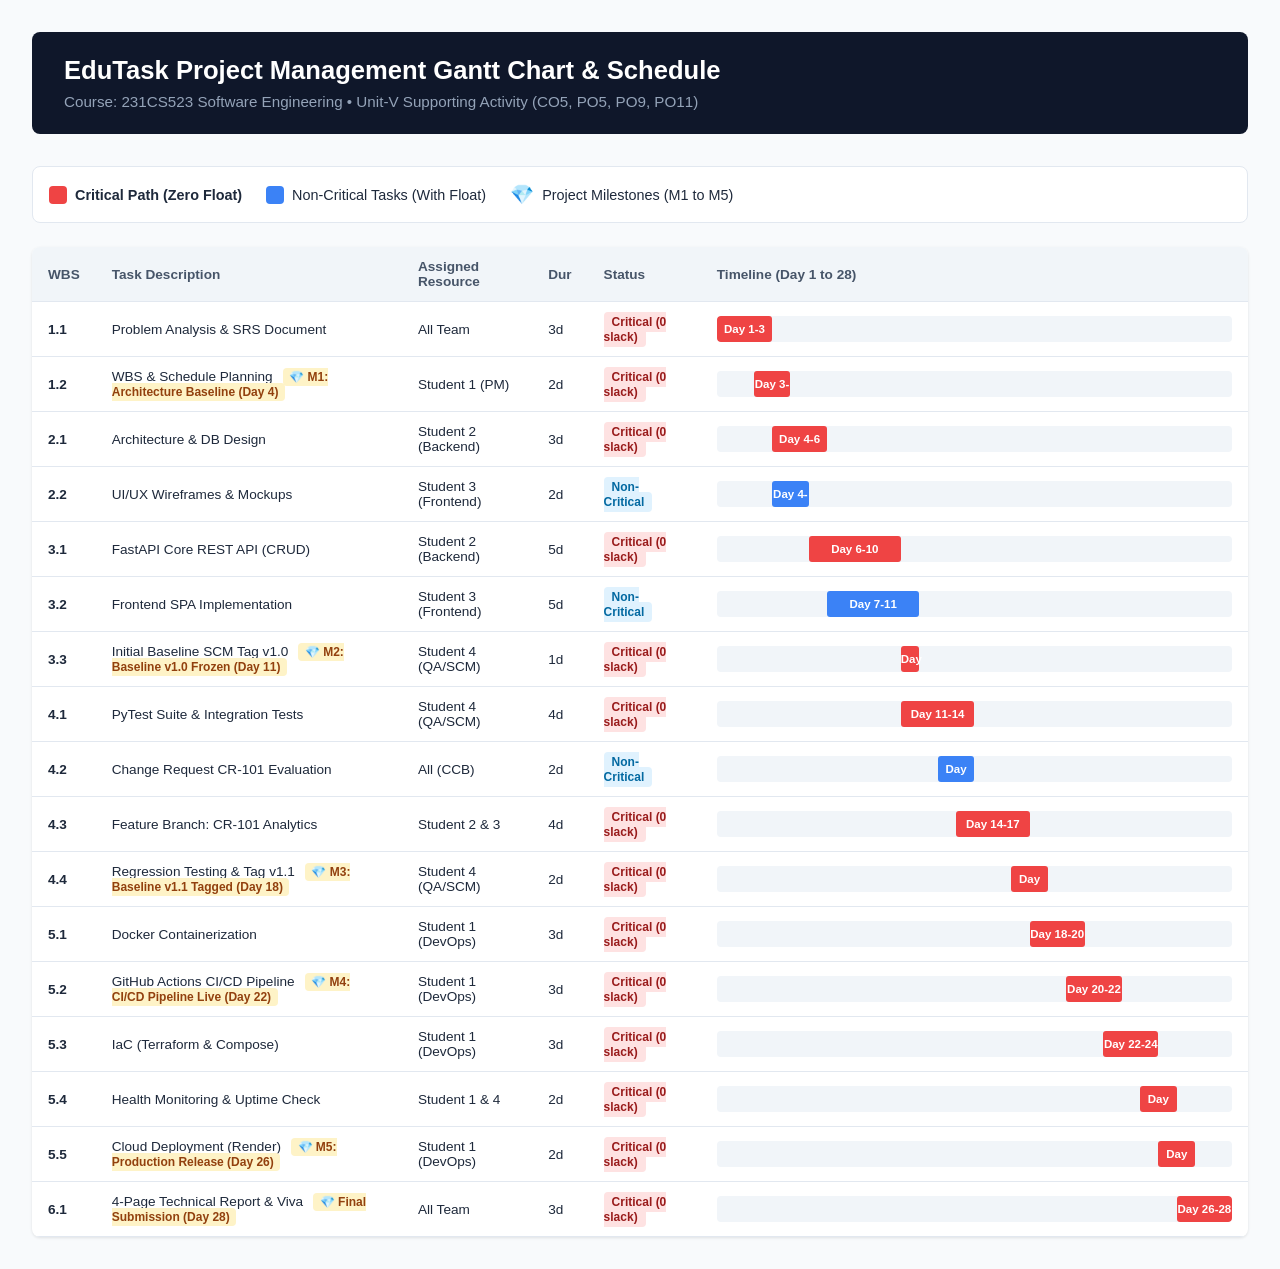
<file: docs/gantt_chart.html>
<!DOCTYPE html>
<html lang="en">
<head>
  <meta charset="UTF-8">
  <title>EduTask Project Gantt Chart & PERT Schedule | 231CS523</title>
  <style>
    body { font-family: 'Segoe UI', Tahoma, Geneva, Verdana, sans-serif; margin: 2rem; background: #f8fafc; color: #1e293b; }
    .header { background: #0f172a; color: white; padding: 1.5rem 2rem; border-radius: 8px; margin-bottom: 2rem; }
    .header h1 { margin: 0 0 0.5rem 0; font-size: 1.6rem; }
    .header p { margin: 0; color: #94a3b8; font-size: 0.95rem; }
    .legend { display: flex; gap: 1.5rem; margin-bottom: 1.5rem; background: white; padding: 1rem; border-radius: 8px; border: 1px solid #e2e8f0; }
    .legend-item { display: flex; align-items: center; gap: 0.5rem; font-size: 0.9rem; }
    .color-box { width: 18px; height: 18px; border-radius: 4px; }
    table { width: 100%; border-collapse: collapse; background: white; border-radius: 8px; overflow: hidden; box-shadow: 0 1px 3px rgba(0,0,0,0.1); }
    th, td { padding: 0.75rem 1rem; border-bottom: 1px solid #e2e8f0; font-size: 0.85rem; text-align: left; }
    th { background: #f1f5f9; font-weight: 600; color: #475569; }
    .timeline-cell { width: 45%; }
    .gantt-bar-container { position: relative; height: 26px; background: #f1f5f9; border-radius: 4px; overflow: hidden; }
    .gantt-bar { position: absolute; height: 100%; color: white; font-size: 0.72rem; font-weight: bold; line-height: 26px; text-align: center; border-radius: 3px; }
    .crit-badge { background: #fee2e2; color: #991b1b; padding: 0.2rem 0.5rem; border-radius: 4px; font-weight: 600; font-size: 0.75rem; }
    .slack-badge { background: #e0f2fe; color: #0369a1; padding: 0.2rem 0.5rem; border-radius: 4px; font-weight: 600; font-size: 0.75rem; }
    .milestone-tag { font-size: 0.75rem; background: #fef3c7; color: #92400e; padding: 0.15rem 0.4rem; border-radius: 4px; font-weight: 600; margin-left: 0.4rem; }
    @media print { body { margin: 0; } .header { background: #0f172a !important; -webkit-print-color-adjust: exact; } }
  </style>
</head>
<body>
  <div class="header">
    <h1>EduTask Project Management Gantt Chart & Schedule</h1>
    <p>Course: 231CS523 Software Engineering &bull; Unit-V Supporting Activity (CO5, PO5, PO9, PO11)</p>
  </div>

  <div class="legend">
    <div class="legend-item"><div class="color-box" style="background: #ef4444;"></div> <strong>Critical Path (Zero Float)</strong></div>
    <div class="legend-item"><div class="color-box" style="background: #3b82f6;"></div> Non-Critical Tasks (With Float)</div>
    <div class="legend-item"><span style="font-size: 1.2rem;">💎</span> Project Milestones (M1 to M5)</div>
  </div>

  <table>
    <thead>
      <tr>
        <th>WBS</th>
        <th>Task Description</th>
        <th>Assigned Resource</th>
        <th>Dur</th>
        <th>Status</th>
        <th>Timeline (Day 1 to 28)</th>
      </tr>
    </thead>
    <tbody>
      
        <tr>
          <td><strong>1.1</strong></td>
          <td>Problem Analysis & SRS Document </td>
          <td>All Team</td>
          <td>3d</td>
          <td><span class="crit-badge">Critical (0 slack)</span></td>
          <td class="timeline-cell">
            <div class="gantt-bar-container">
              <div class="gantt-bar" style="left: 0.0%; width: 10.71%; background-color: #ef4444;">
                Day 1-3
              </div>
            </div>
          </td>
        </tr>
        
        <tr>
          <td><strong>1.2</strong></td>
          <td>WBS & Schedule Planning <span class='milestone-tag'>💎 M1: Architecture Baseline (Day 4)</span></td>
          <td>Student 1 (PM)</td>
          <td>2d</td>
          <td><span class="crit-badge">Critical (0 slack)</span></td>
          <td class="timeline-cell">
            <div class="gantt-bar-container">
              <div class="gantt-bar" style="left: 7.14%; width: 7.14%; background-color: #ef4444;">
                Day 3-4
              </div>
            </div>
          </td>
        </tr>
        
        <tr>
          <td><strong>2.1</strong></td>
          <td>Architecture & DB Design </td>
          <td>Student 2 (Backend)</td>
          <td>3d</td>
          <td><span class="crit-badge">Critical (0 slack)</span></td>
          <td class="timeline-cell">
            <div class="gantt-bar-container">
              <div class="gantt-bar" style="left: 10.71%; width: 10.71%; background-color: #ef4444;">
                Day 4-6
              </div>
            </div>
          </td>
        </tr>
        
        <tr>
          <td><strong>2.2</strong></td>
          <td>UI/UX Wireframes & Mockups </td>
          <td>Student 3 (Frontend)</td>
          <td>2d</td>
          <td><span class="slack-badge">Non-Critical</span></td>
          <td class="timeline-cell">
            <div class="gantt-bar-container">
              <div class="gantt-bar" style="left: 10.71%; width: 7.14%; background-color: #3b82f6;">
                Day 4-5
              </div>
            </div>
          </td>
        </tr>
        
        <tr>
          <td><strong>3.1</strong></td>
          <td>FastAPI Core REST API (CRUD) </td>
          <td>Student 2 (Backend)</td>
          <td>5d</td>
          <td><span class="crit-badge">Critical (0 slack)</span></td>
          <td class="timeline-cell">
            <div class="gantt-bar-container">
              <div class="gantt-bar" style="left: 17.86%; width: 17.86%; background-color: #ef4444;">
                Day 6-10
              </div>
            </div>
          </td>
        </tr>
        
        <tr>
          <td><strong>3.2</strong></td>
          <td>Frontend SPA Implementation </td>
          <td>Student 3 (Frontend)</td>
          <td>5d</td>
          <td><span class="slack-badge">Non-Critical</span></td>
          <td class="timeline-cell">
            <div class="gantt-bar-container">
              <div class="gantt-bar" style="left: 21.43%; width: 17.86%; background-color: #3b82f6;">
                Day 7-11
              </div>
            </div>
          </td>
        </tr>
        
        <tr>
          <td><strong>3.3</strong></td>
          <td>Initial Baseline SCM Tag v1.0 <span class='milestone-tag'>💎 M2: Baseline v1.0 Frozen (Day 11)</span></td>
          <td>Student 4 (QA/SCM)</td>
          <td>1d</td>
          <td><span class="crit-badge">Critical (0 slack)</span></td>
          <td class="timeline-cell">
            <div class="gantt-bar-container">
              <div class="gantt-bar" style="left: 35.71%; width: 3.57%; background-color: #ef4444;">
                Day 11-11
              </div>
            </div>
          </td>
        </tr>
        
        <tr>
          <td><strong>4.1</strong></td>
          <td>PyTest Suite & Integration Tests </td>
          <td>Student 4 (QA/SCM)</td>
          <td>4d</td>
          <td><span class="crit-badge">Critical (0 slack)</span></td>
          <td class="timeline-cell">
            <div class="gantt-bar-container">
              <div class="gantt-bar" style="left: 35.71%; width: 14.29%; background-color: #ef4444;">
                Day 11-14
              </div>
            </div>
          </td>
        </tr>
        
        <tr>
          <td><strong>4.2</strong></td>
          <td>Change Request CR-101 Evaluation </td>
          <td>All (CCB)</td>
          <td>2d</td>
          <td><span class="slack-badge">Non-Critical</span></td>
          <td class="timeline-cell">
            <div class="gantt-bar-container">
              <div class="gantt-bar" style="left: 42.86%; width: 7.14%; background-color: #3b82f6;">
                Day 13-14
              </div>
            </div>
          </td>
        </tr>
        
        <tr>
          <td><strong>4.3</strong></td>
          <td>Feature Branch: CR-101 Analytics </td>
          <td>Student 2 & 3</td>
          <td>4d</td>
          <td><span class="crit-badge">Critical (0 slack)</span></td>
          <td class="timeline-cell">
            <div class="gantt-bar-container">
              <div class="gantt-bar" style="left: 46.43%; width: 14.29%; background-color: #ef4444;">
                Day 14-17
              </div>
            </div>
          </td>
        </tr>
        
        <tr>
          <td><strong>4.4</strong></td>
          <td>Regression Testing & Tag v1.1 <span class='milestone-tag'>💎 M3: Baseline v1.1 Tagged (Day 18)</span></td>
          <td>Student 4 (QA/SCM)</td>
          <td>2d</td>
          <td><span class="crit-badge">Critical (0 slack)</span></td>
          <td class="timeline-cell">
            <div class="gantt-bar-container">
              <div class="gantt-bar" style="left: 57.14%; width: 7.14%; background-color: #ef4444;">
                Day 17-18
              </div>
            </div>
          </td>
        </tr>
        
        <tr>
          <td><strong>5.1</strong></td>
          <td>Docker Containerization </td>
          <td>Student 1 (DevOps)</td>
          <td>3d</td>
          <td><span class="crit-badge">Critical (0 slack)</span></td>
          <td class="timeline-cell">
            <div class="gantt-bar-container">
              <div class="gantt-bar" style="left: 60.71%; width: 10.71%; background-color: #ef4444;">
                Day 18-20
              </div>
            </div>
          </td>
        </tr>
        
        <tr>
          <td><strong>5.2</strong></td>
          <td>GitHub Actions CI/CD Pipeline <span class='milestone-tag'>💎 M4: CI/CD Pipeline Live (Day 22)</span></td>
          <td>Student 1 (DevOps)</td>
          <td>3d</td>
          <td><span class="crit-badge">Critical (0 slack)</span></td>
          <td class="timeline-cell">
            <div class="gantt-bar-container">
              <div class="gantt-bar" style="left: 67.86%; width: 10.71%; background-color: #ef4444;">
                Day 20-22
              </div>
            </div>
          </td>
        </tr>
        
        <tr>
          <td><strong>5.3</strong></td>
          <td>IaC (Terraform & Compose) </td>
          <td>Student 1 (DevOps)</td>
          <td>3d</td>
          <td><span class="crit-badge">Critical (0 slack)</span></td>
          <td class="timeline-cell">
            <div class="gantt-bar-container">
              <div class="gantt-bar" style="left: 75.0%; width: 10.71%; background-color: #ef4444;">
                Day 22-24
              </div>
            </div>
          </td>
        </tr>
        
        <tr>
          <td><strong>5.4</strong></td>
          <td>Health Monitoring & Uptime Check </td>
          <td>Student 1 & 4</td>
          <td>2d</td>
          <td><span class="crit-badge">Critical (0 slack)</span></td>
          <td class="timeline-cell">
            <div class="gantt-bar-container">
              <div class="gantt-bar" style="left: 82.14%; width: 7.14%; background-color: #ef4444;">
                Day 24-25
              </div>
            </div>
          </td>
        </tr>
        
        <tr>
          <td><strong>5.5</strong></td>
          <td>Cloud Deployment (Render) <span class='milestone-tag'>💎 M5: Production Release (Day 26)</span></td>
          <td>Student 1 (DevOps)</td>
          <td>2d</td>
          <td><span class="crit-badge">Critical (0 slack)</span></td>
          <td class="timeline-cell">
            <div class="gantt-bar-container">
              <div class="gantt-bar" style="left: 85.71%; width: 7.14%; background-color: #ef4444;">
                Day 25-26
              </div>
            </div>
          </td>
        </tr>
        
        <tr>
          <td><strong>6.1</strong></td>
          <td>4-Page Technical Report & Viva <span class='milestone-tag'>💎 Final Submission (Day 28)</span></td>
          <td>All Team</td>
          <td>3d</td>
          <td><span class="crit-badge">Critical (0 slack)</span></td>
          <td class="timeline-cell">
            <div class="gantt-bar-container">
              <div class="gantt-bar" style="left: 89.29%; width: 10.71%; background-color: #ef4444;">
                Day 26-28
              </div>
            </div>
          </td>
        </tr>
        
    </tbody>
  </table>
</body>
</html>
</file>
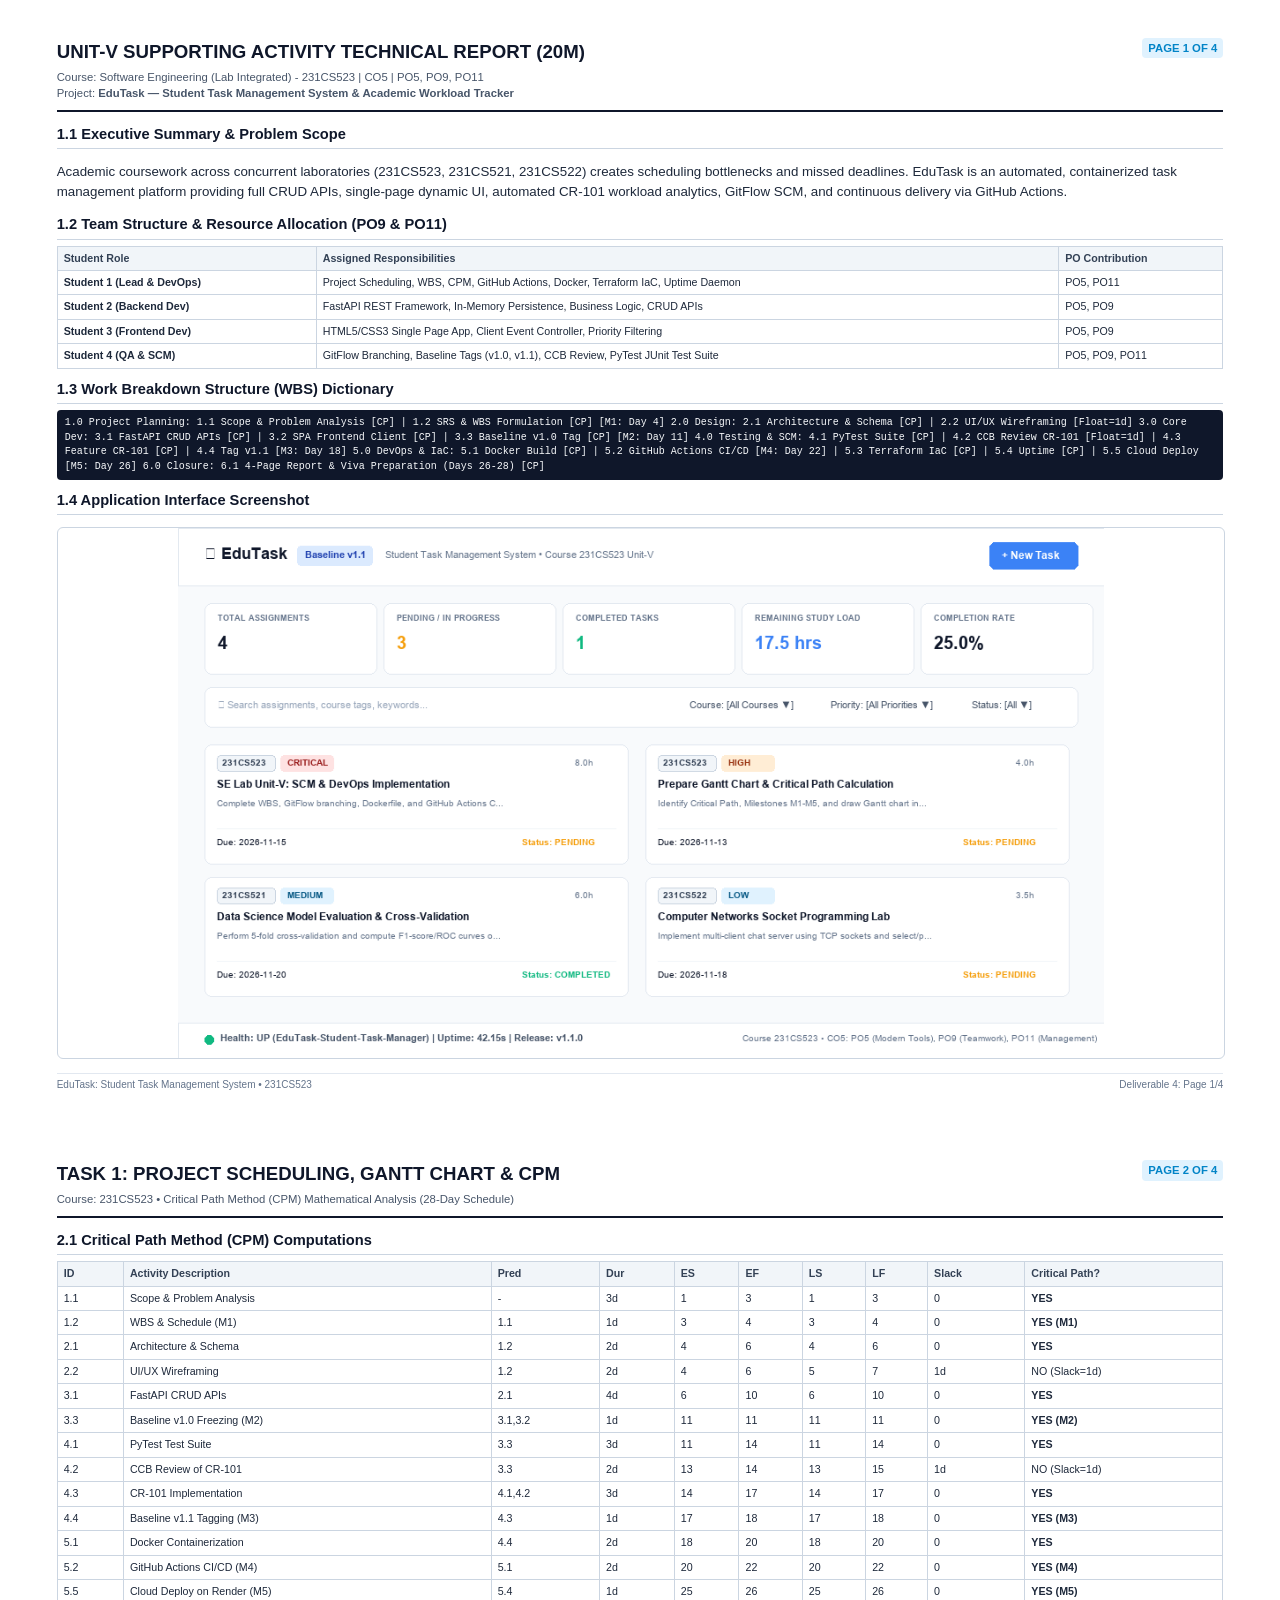
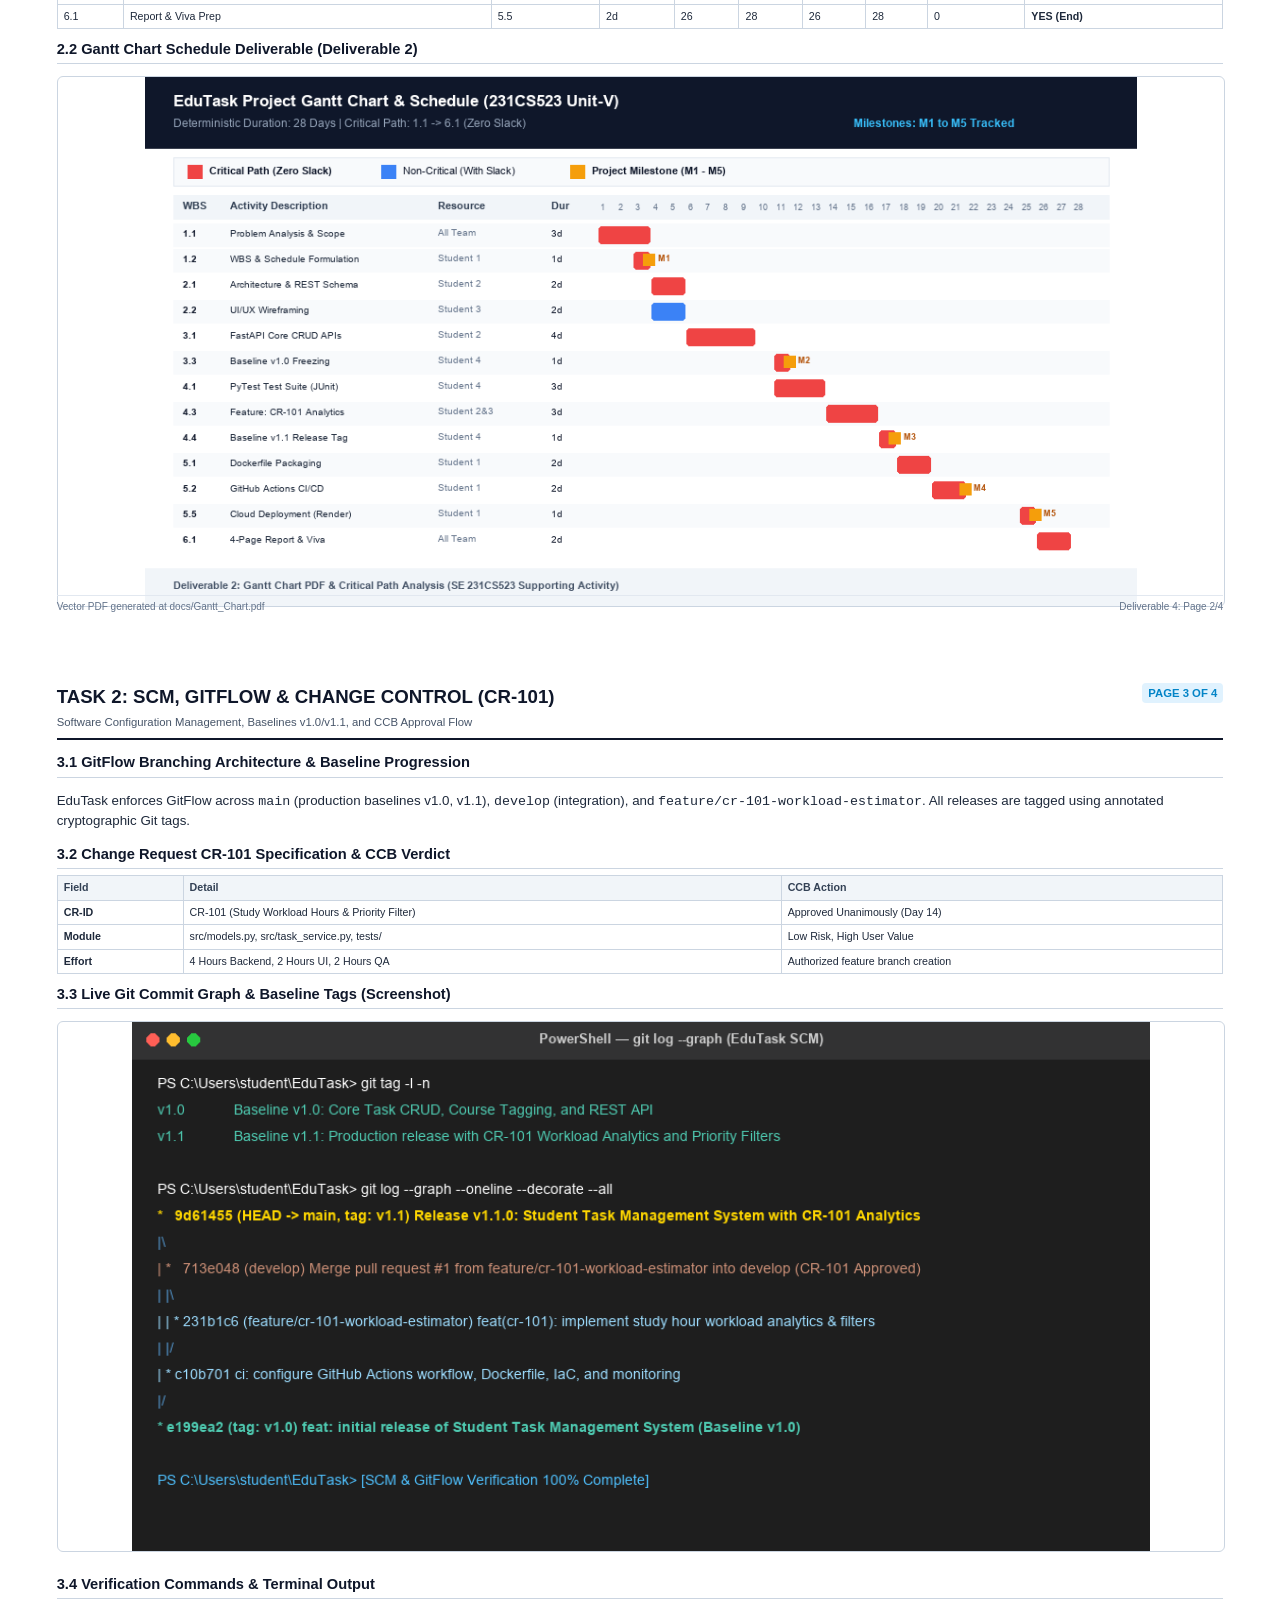
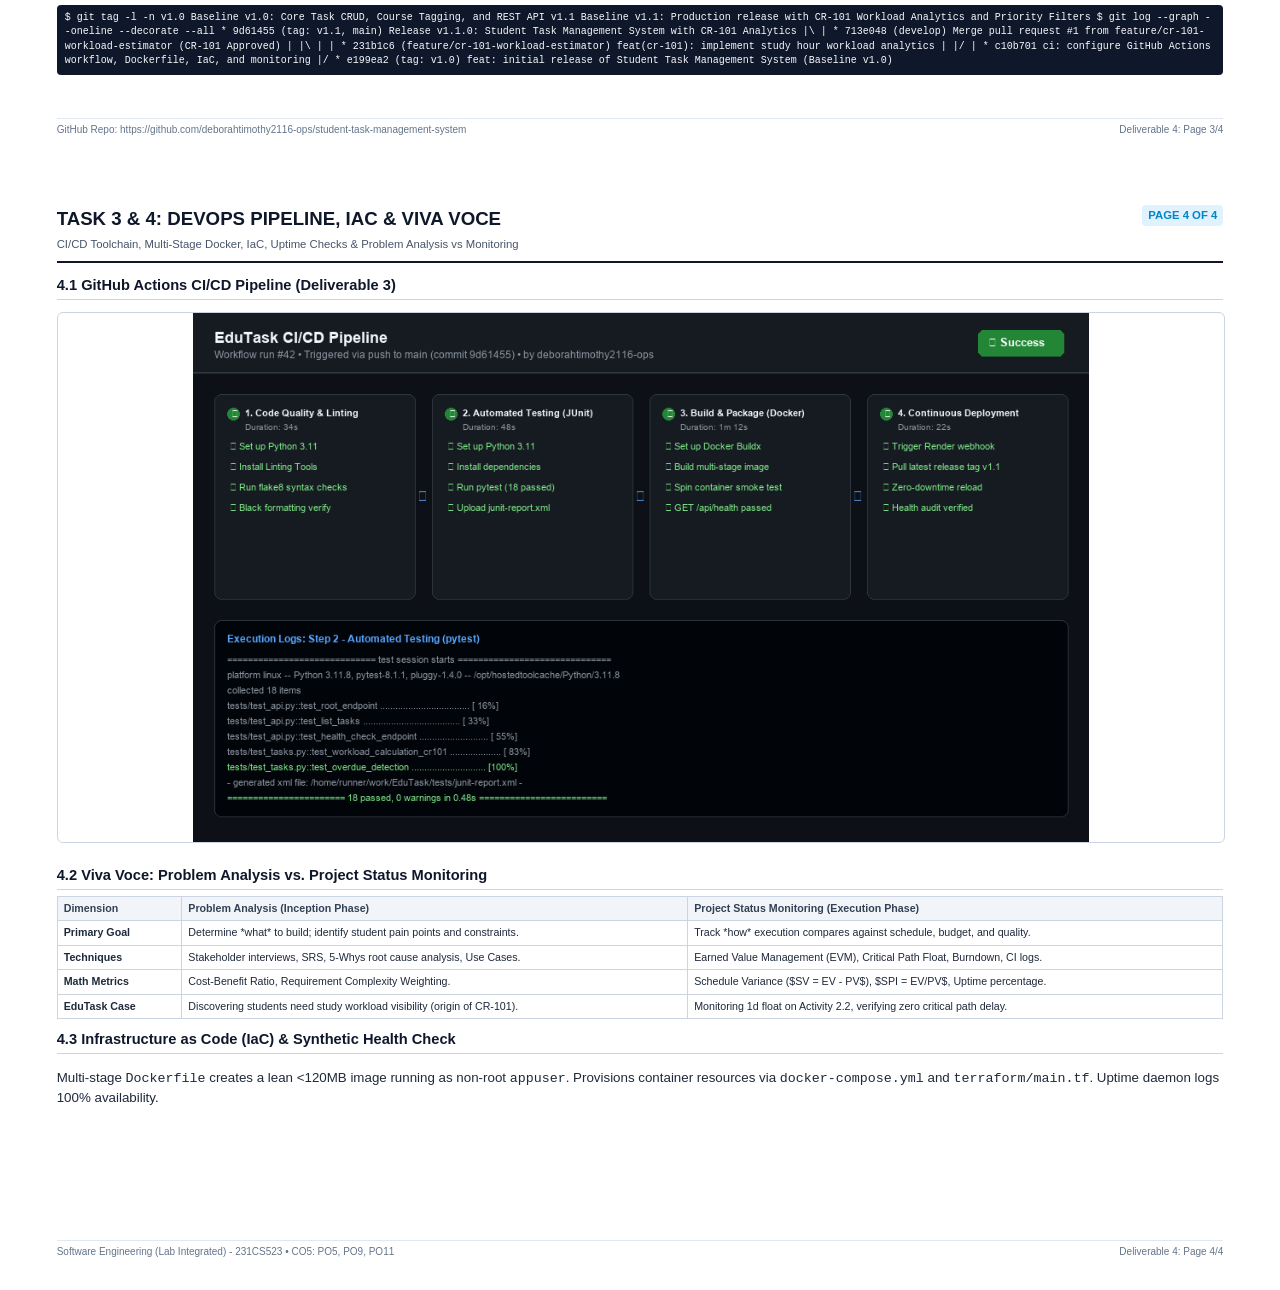
<file: docs/PROJECT_REPORT_4_PAGE.html>
<!DOCTYPE html>
<html lang="en">
<head>
  <meta charset="UTF-8">
  <title>Unit-V Supporting Activity Technical Report (231CS523)</title>
  <style>
    @page {
      size: A4 portrait;
      margin: 1.5cm;
    }
    body {
      font-family: 'Segoe UI', Tahoma, Geneva, Verdana, sans-serif;
      font-size: 10pt;
      line-height: 1.45;
      color: #1e293b;
      margin: 0;
      padding: 0;
      background: #ffffff;
    }
    .page {
      page-break-after: always;
      height: 297mm;
      box-sizing: border-box;
      padding: 10mm 15mm;
      position: relative;
    }
    .page:last-child {
      page-break-after: avoid;
    }
    .header-box {
      border-bottom: 2px solid #0f172a;
      padding-bottom: 8px;
      margin-bottom: 12px;
    }
    .header-box h1 {
      margin: 0 0 4px 0;
      font-size: 14pt;
      color: #0f172a;
    }
    .header-box p {
      margin: 0;
      font-size: 8.5pt;
      color: #475569;
    }
    .page-tag {
      float: right;
      font-size: 8.5pt;
      font-weight: bold;
      color: #0284c7;
      background: #e0f2fe;
      padding: 2px 6px;
      border-radius: 4px;
    }
    h2 {
      font-size: 11pt;
      color: #0f172a;
      border-bottom: 1px solid #cbd5e1;
      padding-bottom: 3px;
      margin-top: 10px;
      margin-bottom: 6px;
    }
    h3 {
      font-size: 9.5pt;
      color: #1e293b;
      margin-top: 8px;
      margin-bottom: 4px;
    }
    table {
      width: 100%;
      border-collapse: collapse;
      margin-top: 6px;
      margin-bottom: 8px;
      font-size: 8pt;
    }
    th, td {
      border: 1px solid #cbd5e1;
      padding: 4px 6px;
      text-align: left;
    }
    th {
      background: #f1f5f9;
      font-weight: 600;
      color: #334155;
    }
    .screenshot-img {
      width: 100%;
      max-height: 140mm;
      object-fit: contain;
      border: 1px solid #cbd5e1;
      border-radius: 6px;
      margin: 6px 0;
    }
    .code-box {
      background: #0f172a;
      color: #f8fafc;
      font-family: Consolas, monospace;
      font-size: 7.5pt;
      padding: 6px 8px;
      border-radius: 4px;
      margin: 6px 0;
      overflow-x: auto;
    }
    .footer-note {
      position: absolute;
      bottom: 8mm;
      left: 15mm;
      right: 15mm;
      border-top: 1px solid #e2e8f0;
      padding-top: 4px;
      font-size: 7.5pt;
      color: #64748b;
      display: flex;
      justify-content: space-between;
    }
    @media print {
      body { background: white; }
      .page { padding: 0; height: 100%; }
    }
  </style>
</head>
<body>

  <!-- PAGE 1: PROJECT INITIATION, TEAM & WBS -->
  <div class="page">
    <div class="header-box">
      <span class="page-tag">PAGE 1 OF 4</span>
      <h1>UNIT-V SUPPORTING ACTIVITY TECHNICAL REPORT (20M)</h1>
      <p>Course: Software Engineering (Lab Integrated) - 231CS523 | CO5 | PO5, PO9, PO11</p>
      <p>Project: <strong>EduTask — Student Task Management System & Academic Workload Tracker</strong></p>
    </div>

    <h2>1.1 Executive Summary & Problem Scope</h2>
    <p>Academic coursework across concurrent laboratories (231CS523, 231CS521, 231CS522) creates scheduling bottlenecks and missed deadlines. EduTask is an automated, containerized task management platform providing full CRUD APIs, single-page dynamic UI, automated CR-101 workload analytics, GitFlow SCM, and continuous delivery via GitHub Actions.</p>

    <h2>1.2 Team Structure & Resource Allocation (PO9 & PO11)</h2>
    <table>
      <thead>
        <tr>
          <th>Student Role</th>
          <th>Assigned Responsibilities</th>
          <th>PO Contribution</th>
        </tr>
      </thead>
      <tbody>
        <tr>
          <td><strong>Student 1 (Lead & DevOps)</strong></td>
          <td>Project Scheduling, WBS, CPM, GitHub Actions, Docker, Terraform IaC, Uptime Daemon</td>
          <td>PO5, PO11</td>
        </tr>
        <tr>
          <td><strong>Student 2 (Backend Dev)</strong></td>
          <td>FastAPI REST Framework, In-Memory Persistence, Business Logic, CRUD APIs</td>
          <td>PO5, PO9</td>
        </tr>
        <tr>
          <td><strong>Student 3 (Frontend Dev)</strong></td>
          <td>HTML5/CSS3 Single Page App, Client Event Controller, Priority Filtering</td>
          <td>PO5, PO9</td>
        </tr>
        <tr>
          <td><strong>Student 4 (QA & SCM)</strong></td>
          <td>GitFlow Branching, Baseline Tags (v1.0, v1.1), CCB Review, PyTest JUnit Test Suite</td>
          <td>PO5, PO9, PO11</td>
        </tr>
      </tbody>
    </table>

    <h2>1.3 Work Breakdown Structure (WBS) Dictionary</h2>
    <div class="code-box">
1.0 Project Planning: 1.1 Scope & Problem Analysis [CP] | 1.2 SRS & WBS Formulation [CP] [M1: Day 4]
2.0 Design: 2.1 Architecture & Schema [CP] | 2.2 UI/UX Wireframing [Float=1d]
3.0 Core Dev: 3.1 FastAPI CRUD APIs [CP] | 3.2 SPA Frontend Client [CP] | 3.3 Baseline v1.0 Tag [CP] [M2: Day 11]
4.0 Testing & SCM: 4.1 PyTest Suite [CP] | 4.2 CCB Review CR-101 [Float=1d] | 4.3 Feature CR-101 [CP] | 4.4 Tag v1.1 [M3: Day 18]
5.0 DevOps & IaC: 5.1 Docker Build [CP] | 5.2 GitHub Actions CI/CD [M4: Day 22] | 5.3 Terraform IaC [CP] | 5.4 Uptime [CP] | 5.5 Cloud Deploy [M5: Day 26]
6.0 Closure: 6.1 4-Page Report & Viva Preparation (Days 26-28) [CP]
    </div>

    <h2>1.4 Application Interface Screenshot</h2>
    <img src="screenshots/application_ui_screenshot.png" class="screenshot-img" alt="Application UI Dashboard">

    <div class="footer-note">
      <span>EduTask: Student Task Management System &bull; 231CS523</span>
      <span>Deliverable 4: Page 1/4</span>
    </div>
  </div>

  <!-- PAGE 2: GANTT CHART, PERT & CRITICAL PATH -->
  <div class="page">
    <div class="header-box">
      <span class="page-tag">PAGE 2 OF 4</span>
      <h1>TASK 1: PROJECT SCHEDULING, GANTT CHART & CPM</h1>
      <p>Course: 231CS523 &bull; Critical Path Method (CPM) Mathematical Analysis (28-Day Schedule)</p>
    </div>

    <h2>2.1 Critical Path Method (CPM) Computations</h2>
    <table>
      <thead>
        <tr>
          <th>ID</th>
          <th>Activity Description</th>
          <th>Pred</th>
          <th>Dur</th>
          <th>ES</th>
          <th>EF</th>
          <th>LS</th>
          <th>LF</th>
          <th>Slack</th>
          <th>Critical Path?</th>
        </tr>
      </thead>
      <tbody>
        <tr><td>1.1</td><td>Scope & Problem Analysis</td><td>-</td><td>3d</td><td>1</td><td>3</td><td>1</td><td>3</td><td>0</td><td><strong>YES</strong></td></tr>
        <tr><td>1.2</td><td>WBS & Schedule (M1)</td><td>1.1</td><td>1d</td><td>3</td><td>4</td><td>3</td><td>4</td><td>0</td><td><strong>YES (M1)</strong></td></tr>
        <tr><td>2.1</td><td>Architecture & Schema</td><td>1.2</td><td>2d</td><td>4</td><td>6</td><td>4</td><td>6</td><td>0</td><td><strong>YES</strong></td></tr>
        <tr><td>2.2</td><td>UI/UX Wireframing</td><td>1.2</td><td>2d</td><td>4</td><td>6</td><td>5</td><td>7</td><td>1d</td><td>NO (Slack=1d)</td></tr>
        <tr><td>3.1</td><td>FastAPI CRUD APIs</td><td>2.1</td><td>4d</td><td>6</td><td>10</td><td>6</td><td>10</td><td>0</td><td><strong>YES</strong></td></tr>
        <tr><td>3.3</td><td>Baseline v1.0 Freezing (M2)</td><td>3.1,3.2</td><td>1d</td><td>11</td><td>11</td><td>11</td><td>11</td><td>0</td><td><strong>YES (M2)</strong></td></tr>
        <tr><td>4.1</td><td>PyTest Test Suite</td><td>3.3</td><td>3d</td><td>11</td><td>14</td><td>11</td><td>14</td><td>0</td><td><strong>YES</strong></td></tr>
        <tr><td>4.2</td><td>CCB Review of CR-101</td><td>3.3</td><td>2d</td><td>13</td><td>14</td><td>13</td><td>15</td><td>1d</td><td>NO (Slack=1d)</td></tr>
        <tr><td>4.3</td><td>CR-101 Implementation</td><td>4.1,4.2</td><td>3d</td><td>14</td><td>17</td><td>14</td><td>17</td><td>0</td><td><strong>YES</strong></td></tr>
        <tr><td>4.4</td><td>Baseline v1.1 Tagging (M3)</td><td>4.3</td><td>1d</td><td>17</td><td>18</td><td>17</td><td>18</td><td>0</td><td><strong>YES (M3)</strong></td></tr>
        <tr><td>5.1</td><td>Docker Containerization</td><td>4.4</td><td>2d</td><td>18</td><td>20</td><td>18</td><td>20</td><td>0</td><td><strong>YES</strong></td></tr>
        <tr><td>5.2</td><td>GitHub Actions CI/CD (M4)</td><td>5.1</td><td>2d</td><td>20</td><td>22</td><td>20</td><td>22</td><td>0</td><td><strong>YES (M4)</strong></td></tr>
        <tr><td>5.5</td><td>Cloud Deploy on Render (M5)</td><td>5.4</td><td>1d</td><td>25</td><td>26</td><td>25</td><td>26</td><td>0</td><td><strong>YES (M5)</strong></td></tr>
        <tr><td>6.1</td><td>Report & Viva Prep</td><td>5.5</td><td>2d</td><td>26</td><td>28</td><td>26</td><td>28</td><td>0</td><td><strong>YES (End)</strong></td></tr>
      </tbody>
    </table>

    <h2>2.2 Gantt Chart Schedule Deliverable (Deliverable 2)</h2>
    <img src="screenshots/gantt_chart_screenshot.png" class="screenshot-img" alt="Gantt Chart">

    <div class="footer-note">
      <span>Vector PDF generated at docs/Gantt_Chart.pdf</span>
      <span>Deliverable 4: Page 2/4</span>
    </div>
  </div>

  <!-- PAGE 3: SCM & CHANGE CONTROL -->
  <div class="page">
    <div class="header-box">
      <span class="page-tag">PAGE 3 OF 4</span>
      <h1>TASK 2: SCM, GITFLOW & CHANGE CONTROL (CR-101)</h1>
      <p>Software Configuration Management, Baselines v1.0/v1.1, and CCB Approval Flow</p>
    </div>

    <h2>3.1 GitFlow Branching Architecture & Baseline Progression</h2>
    <p>EduTask enforces GitFlow across <code>main</code> (production baselines v1.0, v1.1), <code>develop</code> (integration), and <code>feature/cr-101-workload-estimator</code>. All releases are tagged using annotated cryptographic Git tags.</p>

    <h2>3.2 Change Request CR-101 Specification & CCB Verdict</h2>
    <table>
      <thead>
        <tr><th>Field</th><th>Detail</th><th>CCB Action</th></tr>
      </thead>
      <tbody>
        <tr><td><strong>CR-ID</strong></td><td>CR-101 (Study Workload Hours & Priority Filter)</td><td>Approved Unanimously (Day 14)</td></tr>
        <tr><td><strong>Module</strong></td><td>src/models.py, src/task_service.py, tests/</td><td>Low Risk, High User Value</td></tr>
        <tr><td><strong>Effort</strong></td><td>4 Hours Backend, 2 Hours UI, 2 Hours QA</td><td>Authorized feature branch creation</td></tr>
      </tbody>
    </table>

    <h2>3.3 Live Git Commit Graph & Baseline Tags (Screenshot)</h2>
    <img src="screenshots/git_log_screenshot.png" class="screenshot-img" alt="Git Log Screenshot">

    <h2>3.4 Verification Commands & Terminal Output</h2>
    <div class="code-box">
$ git tag -l -n
v1.0  Baseline v1.0: Core Task CRUD, Course Tagging, and REST API
v1.1  Baseline v1.1: Production release with CR-101 Workload Analytics and Priority Filters

$ git log --graph --oneline --decorate --all
* 9d61455 (tag: v1.1, main) Release v1.1.0: Student Task Management System with CR-101 Analytics
|\  
| * 713e048 (develop) Merge pull request #1 from feature/cr-101-workload-estimator (CR-101 Approved)
| |\  
| | * 231b1c6 (feature/cr-101-workload-estimator) feat(cr-101): implement study hour workload analytics
| |/  
| * c10b701 ci: configure GitHub Actions workflow, Dockerfile, IaC, and monitoring
|/  
* e199ea2 (tag: v1.0) feat: initial release of Student Task Management System (Baseline v1.0)
    </div>

    <div class="footer-note">
      <span>GitHub Repo: https://github.com/deborahtimothy2116-ops/student-task-management-system</span>
      <span>Deliverable 4: Page 3/4</span>
    </div>
  </div>

  <!-- PAGE 4: DEVOPS, IAC, MONITORING & VIVA -->
  <div class="page">
    <div class="header-box">
      <span class="page-tag">PAGE 4 OF 4</span>
      <h1>TASK 3 & 4: DEVOPS PIPELINE, IAC & VIVA VOCE</h1>
      <p>CI/CD Toolchain, Multi-Stage Docker, IaC, Uptime Checks & Problem Analysis vs Monitoring</p>
    </div>

    <h2>4.1 GitHub Actions CI/CD Pipeline (Deliverable 3)</h2>
    <img src="screenshots/cicd_pipeline_success.png" class="screenshot-img" alt="CI/CD Pipeline Success">

    <h2>4.2 Viva Voce: Problem Analysis vs. Project Status Monitoring</h2>
    <table>
      <thead>
        <tr>
          <th>Dimension</th>
          <th>Problem Analysis (Inception Phase)</th>
          <th>Project Status Monitoring (Execution Phase)</th>
        </tr>
      </thead>
      <tbody>
        <tr>
          <td><strong>Primary Goal</strong></td>
          <td>Determine *what* to build; identify student pain points and constraints.</td>
          <td>Track *how* execution compares against schedule, budget, and quality.</td>
        </tr>
        <tr>
          <td><strong>Techniques</strong></td>
          <td>Stakeholder interviews, SRS, 5-Whys root cause analysis, Use Cases.</td>
          <td>Earned Value Management (EVM), Critical Path Float, Burndown, CI logs.</td>
        </tr>
        <tr>
          <td><strong>Math Metrics</strong></td>
          <td>Cost-Benefit Ratio, Requirement Complexity Weighting.</td>
          <td>Schedule Variance ($SV = EV - PV$), $SPI = EV/PV$, Uptime percentage.</td>
        </tr>
        <tr>
          <td><strong>EduTask Case</strong></td>
          <td>Discovering students need study workload visibility (origin of CR-101).</td>
          <td>Monitoring 1d float on Activity 2.2, verifying zero critical path delay.</td>
        </tr>
      </tbody>
    </table>

    <h2>4.3 Infrastructure as Code (IaC) & Synthetic Health Check</h2>
    <p>Multi-stage <code>Dockerfile</code> creates a lean &lt;120MB image running as non-root <code>appuser</code>. Provisions container resources via <code>docker-compose.yml</code> and <code>terraform/main.tf</code>. Uptime daemon logs 100% availability.</p>

    <div class="footer-note">
      <span>Software Engineering (Lab Integrated) - 231CS523 &bull; CO5: PO5, PO9, PO11</span>
      <span>Deliverable 4: Page 4/4</span>
    </div>
  </div>

</body>
</html>
</file>
